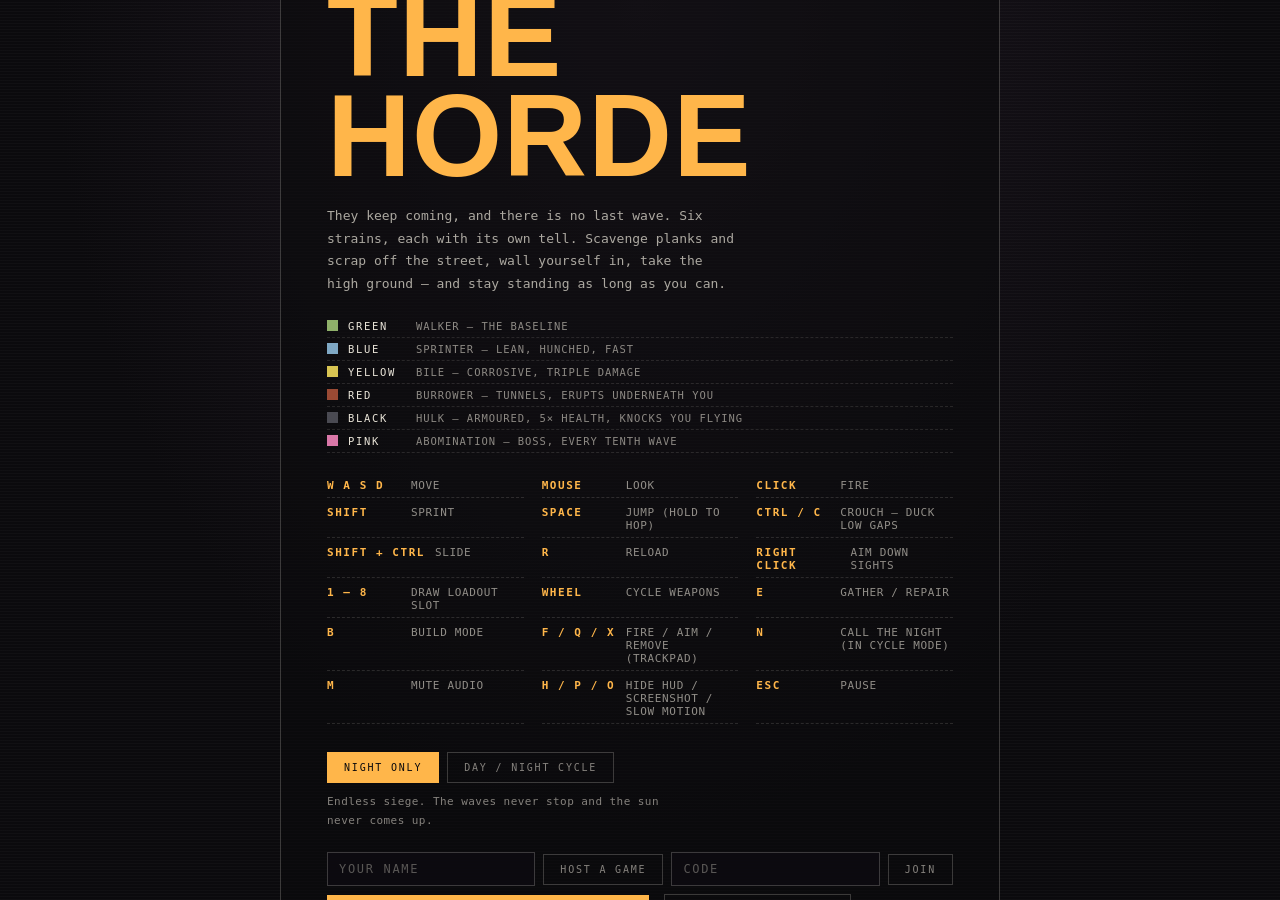
<file: index.html>
<!DOCTYPE html>
<html lang="en">
<head>
<meta charset="utf-8">
<meta name="viewport" content="width=device-width, initial-scale=1">
<title>ESCAPE THE HORDE</title>
<link rel="stylesheet" href="style.css">
</head>
<body>

<canvas id="view"></canvas>

<!-- ============ HUD ============ -->
<div id="hud" class="hidden">

  <div id="crosshair">
    <span class="ch ch-t"></span><span class="ch ch-b"></span>
    <span class="ch ch-l"></span><span class="ch ch-r"></span>
  </div>

  <div id="hitmarker"></div>
  <div id="scope" class="hidden">
    <div class="scope-ring"></div>
    <span class="sv"></span><span class="sh"></span>
    <span class="stick t"></span><span class="stick b"></span>
    <span class="stick l"></span><span class="stick r"></span>
  </div>
  <div id="vignette"></div>
  <div id="grain"></div>
  <div id="dmgEdges">
    <span id="edgeT" class="de t"></span>
    <span id="edgeB" class="de b"></span>
    <span id="edgeL" class="de l"></span>
    <span id="edgeR" class="de r"></span>
  </div>
  <div id="lowhp"></div>

  <!-- top left: wave / threat readout -->
  <div class="panel panel-tl">
    <div class="brk"></div>
    <div class="row"><span class="lbl">WAVE</span><span id="waveNum" class="big">1</span></div>
    <div class="row hidden" id="wxRow">
      <span class="lbl">WEATHER</span><span id="wxName" class="val">CLEAR</span>
    </div>
    <div class="row hidden" id="phaseRow">
      <span id="phaseName" class="val moon">NIGHT</span><span id="phaseTime" class="val">5:00</span>
    </div>
    <div class="row"><span class="lbl">HOSTILES</span><span id="zLeft" class="val">0</span></div>
    <div class="row"><span class="lbl">KILLS</span><span id="killNum" class="val">0</span></div>
    <div class="row"><span class="lbl">SCORE</span><span id="scoreNum" class="val">0</span></div>
  </div>

  <!-- top right: minimap -->
  <div class="panel panel-tr">
    <div class="brk"></div>
    <canvas id="minimap" width="180" height="180"></canvas>
    <div class="maplbl">SECTOR SCAN</div>
  </div>

  <!-- bottom left: vitals + salvage -->
  <div class="panel panel-bl">
    <div class="brk"></div>
    <div class="row"><span class="lbl">VITALS</span><span id="hpNum" class="val">100</span></div>
    <div id="hpTrack"><div id="hpFill"></div></div>
    <div id="resRow">
      <span class="rchip wood"><i></i>PLANKS <b id="woodNum">0</b></span>
      <span class="rchip scrap"><i></i>SCRAP <b id="scrapNum">0</b></span>
    </div>
  </div>

  <!-- build palette, shown only in build mode -->
  <div id="buildBar" class="panel hidden">
    <div class="brk"></div>
    <div id="buildList"></div>
    <div id="buildHint">B EXIT &middot; 1&ndash;6 PICK &middot; R ROTATE &middot; LMB PLACE &middot; RMB REMOVE</div>
  </div>

  <div id="prompt"></div>

  <!-- bottom right: weapon -->
  <div class="panel panel-br">
    <div class="brk"></div>
    <div id="wepName">PISTOL</div>
    <div id="ammoLine"><span id="ammoMag">14</span><span class="slash">/</span><span id="ammoRes">&#8734;</span></div>
    <div id="reloadTag" class="hidden">RELOADING</div>
    <div id="wepSlots"></div>
  </div>

  <div id="bossBar" class="hidden">
    <div class="bossName">ABOMINATION</div>
    <div id="bossTrack"><div id="bossFill"></div></div>
    <div id="bossHp"></div>
  </div>

  <div id="banner"><span id="bannerText"></span></div>
  <div id="toast"></div>
</div>

<!-- ============ START ============ -->
<div id="start" class="screen">
  <div class="sheet">
    <div class="eyebrow">EMERGENCY BROADCAST &middot; PERTH METRO &middot; NO SIGNAL</div>
    <h1>ESCAPE<br><span class="thin">THE HORDE</span></h1>
    <p class="lede">They keep coming, and there is no last wave. Six strains, each with its own tell. Scavenge planks and scrap off the street, wall yourself in, take the high ground &mdash; and stay standing as long as you can.</p>

    <div class="strains">
      <div class="sr"><i style="background:#8fb06a"></i><b>GREEN</b><span>Walker &mdash; the baseline</span></div>
      <div class="sr"><i style="background:#7fa8c4"></i><b>BLUE</b><span>Sprinter &mdash; lean, hunched, fast</span></div>
      <div class="sr"><i style="background:#d8c452"></i><b>YELLOW</b><span>Bile &mdash; corrosive, triple damage</span></div>
      <div class="sr"><i style="background:#9a4a34"></i><b>RED</b><span>Burrower &mdash; tunnels, erupts underneath you</span></div>
      <div class="sr"><i style="background:#4a4a52"></i><b>BLACK</b><span>Hulk &mdash; armoured, 5&times; health, knocks you flying</span></div>
      <div class="sr"><i style="background:#d977a8"></i><b>PINK</b><span>Abomination &mdash; boss, every tenth wave</span></div>
    </div>

    <div class="keys">
      <div class="kr"><b>W A S D</b><span>Move</span></div>
      <div class="kr"><b>MOUSE</b><span>Look</span></div>
      <div class="kr"><b>CLICK</b><span>Fire</span></div>
      <div class="kr"><b>SHIFT</b><span>Sprint</span></div>
      <div class="kr"><b>SPACE</b><span>Jump (hold to hop)</span></div>
      <div class="kr"><b>CTRL / C</b><span>Crouch &mdash; duck low gaps</span></div>
      <div class="kr"><b>SHIFT + CTRL</b><span>Slide</span></div>
      <div class="kr"><b>R</b><span>Reload</span></div>
      <div class="kr"><b>RIGHT CLICK</b><span>Aim down sights</span></div>
      <div class="kr"><b>1 &ndash; 8</b><span>Draw loadout slot</span></div>
      <div class="kr"><b>WHEEL</b><span>Cycle weapons</span></div>
      <div class="kr"><b>E</b><span>Gather / repair</span></div>
      <div class="kr"><b>B</b><span>Build mode</span></div>
      <div class="kr"><b>F / Q / X</b><span>Fire / aim / remove (trackpad)</span></div>
      <div class="kr"><b>N</b><span>Call the night (in cycle mode)</span></div>
      <div class="kr"><b>M</b><span>Mute audio</span></div>
      <div class="kr"><b>H / P / O</b><span>Hide HUD / screenshot / slow motion</span></div>
      <div class="kr"><b>ESC</b><span>Pause</span></div>
    </div>

    <div class="modeRow">
      <button id="modeNight" class="pill on">NIGHT ONLY</button>
      <button id="modeCycle" class="pill">DAY / NIGHT CYCLE</button>
    </div>
    <p id="modeNote" class="modeNote"></p>

    <div class="coopRow">
      <input id="nameInput" maxlength="12" placeholder="YOUR NAME" autocomplete="off">
      <button id="hostBtn" class="pill">HOST A GAME</button>
      <input id="roomInput" maxlength="12" placeholder="CODE" autocomplete="off">
      <button id="joinBtn" class="pill">JOIN</button>
    </div>

    <div id="lobby" class="hidden">
      <div class="lobbyHead">
        <span class="lbl">ROOM</span><span id="lobbyCode">----</span>
        <button id="linkBtn" class="pill">COPY INVITE</button>
        <button id="leaveBtn" class="pill">LEAVE</button>
      </div>
      <div id="lobbyList"></div>
      <p id="lobbyNote" class="modeNote"></p>
    </div>

    <button id="playBtn">ENTER THE STREETS</button>
    <button id="armouryBtn" class="ghost">ARMOURY</button>
    <div id="menuScores"></div>

    <div class="foot">Climb fire escapes, catwalks and scaffold towers. Build walls, ramps, platforms and spikes with <span class="hl">B</span>. Eight weapons unlock as you survive &mdash; SMG at wave 2, carbine at 5, magnum at 7, sniper at 9, LMG at 12, 40mm launcher at 15. Kills drop <span class="hl">medkits</span> and <span class="hl">ammo</span>. Headshots hurt more. Runs are endless.</div>
  </div>
</div>

<!-- ============ PAUSE ============ -->
<div id="pause" class="screen hidden">
  <div class="sheet small">
    <div class="eyebrow">SIGNAL HELD</div>
    <h2>PAUSED</h2>
    <p class="lede">The street is still out there.</p>
    <div class="ctrlBlock">
      <div class="ctrlHead">CONTROLS</div>
      <div class="volRow">
        <label for="sensSlider">LOOK SPEED</label>
        <input id="sensSlider" type="range" min="20" max="400" value="100">
        <span id="sensVal">1.00&times;</span>
      </div>
      <div class="volRow">
        <button id="gfxBtn" class="pill">GRAPHICS: HIGH</button>
        <button id="pgBtn" class="pill on">PG MODE: ON</button>
        <button id="filmBtn" class="pill">FILM MODE: OFF</button>
        <button id="padBtn" class="pill">TRACKPAD MODE</button>
        <button id="smoothBtn" class="pill">SMOOTHING</button>
        <button id="invertBtn" class="pill">INVERT Y</button>
      </div>
      <div class="ctrlNote">
        No mouse buttons needed: <b>F</b> fires (and places), <b>Q</b> toggles aim,
        <b>X</b> removes a build piece. Trackpad mode raises look speed and turns on smoothing.
        Drop <b>GRAPHICS</b> to MED or LOW if the frame rate dips &mdash; it trades shadow
        detail and render resolution for speed.
      </div>
      <div class="ctrlNote">
        <b>Capture:</b> <b>H</b> hides the readouts for a clean frame, <b>P</b> saves a PNG,
        <b>O</b> is slow motion. <b>PG MODE</b> keeps the impact effects at mild impact for
        classification. <b>FILM MODE</b> draws every weapon and lets <b>[</b> and <b>]</b>
        set the wave, so you can shoot the boss without playing to ten.
      </div>
    </div>

    <div class="volRow">
      <label for="volSlider">VOLUME</label>
      <input id="volSlider" type="range" min="0" max="100" value="85">
      <button id="muteBtn" class="pill">MUTE</button>
    </div>
    <button id="resumeBtn">RESUME</button>
    <button id="pauseArmoury" class="ghost">LOADOUT</button>
    <button id="quitBtn" class="ghost">ABANDON RUN</button>
  </div>
</div>

<!-- ============ ARMOURY ============ -->
<div id="armoury" class="screen hidden">
  <div class="sheet wide">
    <div class="eyebrow">ARMOURY &middot; SAVED BETWEEN RUNS</div>
    <h2>LOADOUT</h2>
    <p class="lede">Click a weapon to carry it or leave it in storage. Carried weapons are numbered in the order you add them &mdash; that number is the key you press in the field. Swatches repaint the gun. On <b>earn as you go</b>, every weapon waits for its own wave no matter which slot it sits in; if none of yours have come good yet you carry the M9 on loan, marked <b>*</b>.</p>

    <div id="kitRow">
      <button id="kitFull" class="pill">FULL KIT</button>
      <button id="kitEarn" class="pill">EARN AS YOU GO</button>
      <span id="loadoutCount"></span>
    </div>

    <div id="gunGrid"></div>

    <button id="armouryDone">CONFIRM LOADOUT</button>
  </div>
</div>

<!-- ============ DEAD ============ -->
<div id="dead" class="screen hidden">
  <div class="sheet small">
    <div class="eyebrow blood">TRANSMISSION ENDS</div>
    <h2>YOU WERE OVERRUN</h2>
    <div id="finalStats"></div>
    <button id="againBtn">RUN IT AGAIN</button>
  </div>
</div>

<script src="config.js"></script>
<script src="three.min.js"></script>
<script src="game.js"></script>
<script src="net.js"></script>
<script>
  (function () {
    const $ = id => document.getElementById(id);
    const roomIn = $('roomInput'), nameIn = $('nameInput');
    const hostBtn = $('hostBtn'), joinBtn = $('joinBtn'), playBtn = $('playBtn');
    const lobby = $('lobby'), lobbyList = $('lobbyList'), lobbyNote = $('lobbyNote');

    const myName = () => (nameIn.value.trim() || 'SURVIVOR');
    const remember = () => { try { localStorage.setItem('horde.name', myName()); } catch (e) {} };

    try {
      const saved = localStorage.getItem('horde.name');
      if (saved) nameIn.value = saved;
    } catch (e) {}

    // arriving on an invite link: prefill the code and point at JOIN
    const invited = window.NET.roomFromUrl();
    if (invited) { roomIn.value = invited.toUpperCase(); joinBtn.classList.add('on'); }

    /* The roster redraws from scratch every time presence changes. It is a
       handful of names, so rebuilding beats trying to diff it. */
    window.NET.state.onRoster = (list, st) => {
      if (!st.on) {
        lobby.classList.add('hidden');
        playBtn.textContent = 'ENTER THE STREETS';
        playBtn.removeAttribute('disabled');
        hostBtn.textContent = 'HOST A GAME';
        joinBtn.textContent = 'JOIN';
        return;
      }
      lobby.classList.remove('hidden');
      $('lobbyCode').textContent = st.room;
      lobbyList.innerHTML = list.map(p =>
        '<div class="lrow' + (p.me ? ' me' : '') + '">' +
        '<b>' + p.name + '</b>' +
        (p.host ? '<span class="tag">HOST</span>' : '') +
        (p.me ? '<span class="tag you">YOU</span>' : '') + '</div>').join('');

      if (st.isHost) {
        playBtn.textContent = list.length > 1
          ? 'START RUN (' + list.length + ' PLAYERS)' : 'START RUN';
        playBtn.removeAttribute('disabled');
        lobbyNote.textContent = 'You are the host. Everyone drops in when you hit START.';
      } else {
        playBtn.textContent = 'WAITING FOR HOST…';
        playBtn.setAttribute('disabled', 'disabled');
        lobbyNote.textContent = 'The host starts the run. Zombies are still local to each player.';
      }
    };

    hostBtn.addEventListener('click', () => {
      remember();
      hostBtn.textContent = 'CREATING…';
      window.NET.host(myName());
    });

    joinBtn.addEventListener('click', () => {
      const room = roomIn.value.trim();
      if (!room) { roomIn.focus(); return; }
      remember();
      joinBtn.textContent = 'CONNECTING…';
      window.NET.join(room, myName());
    });

    $('linkBtn').addEventListener('click', () => window.NET.copyLink());
    $('leaveBtn').addEventListener('click', () => {
      window.NET.leave();
      hostBtn.textContent = 'HOST A GAME';
      joinBtn.textContent = 'JOIN';
    });
  })();
</script>
</body>
</html>
</file>
<file: style.css>
/* ESCAPE THE HORDE — HUD styling
   Direction: emergency broadcast readout. Amber signal on cold ink,
   hairline corner brackets, condensed utility type. No rounded corners
   anywhere except the vitals track, which reads as a physical gauge. */

:root{
  --ink:      #0b0a0d;
  --ink-2:    #15131a;
  --bone:     #e9e4d8;
  --signal:   #ffb64a;
  --signal-d: #a86f1d;
  --blood:    #c8302a;
  --rot:      #7f9159;
  --hair:     rgba(233,228,216,.22);
  --mono: "SFMono-Regular", ui-monospace, "DejaVu Sans Mono", "Consolas", monospace;
  --cond: "Haettenschweiler", "Arial Narrow", "Impact", "Oswald", sans-serif;
}

*{ box-sizing:border-box; margin:0; padding:0; }

html,body{
  height:100%; overflow:hidden;
  background:var(--ink); color:var(--bone);
  font-family:var(--mono);
  -webkit-font-smoothing:antialiased;
}

/* A cheap colour grade. The GPU is already compositing this layer, so lifting
   contrast and pulling a touch of saturation costs nothing and stops the
   street looking like flat untreated video. */
#view{
  position:fixed; inset:0; display:block; width:100%; height:100%; cursor:crosshair;
  filter:contrast(1.07) saturate(1.06) brightness(1.02);
}
body.nograin #view{ filter:none; }

.hidden{ display:none !important; }

/* ---------------- HUD frame ---------------- */

#hud{ position:fixed; inset:0; pointer-events:none; user-select:none; }

.panel{
  position:absolute;
  padding:10px 14px;
  background:linear-gradient(180deg, rgba(11,10,13,.72), rgba(11,10,13,.45));
  border:1px solid var(--hair);
  letter-spacing:.09em;
  font-size:11px;
  text-transform:uppercase;
}
/* the signature: a single amber corner tick on every panel */
.panel .brk{
  position:absolute; top:-1px; left:-1px; width:13px; height:13px;
  border-top:2px solid var(--signal); border-left:2px solid var(--signal);
}
.panel-tl{ top:18px; left:18px; min-width:172px; }
.panel-tr{ top:18px; right:18px; padding:8px; }
.panel-bl{ bottom:18px; left:18px; min-width:230px; }
.panel-br{ bottom:18px; right:18px; min-width:190px; text-align:right; }

.row{ display:flex; justify-content:space-between; align-items:baseline; gap:18px; margin:3px 0; }
.lbl{ color:rgba(233,228,216,.5); }
.val{ color:var(--bone); font-variant-numeric:tabular-nums; }
.big{
  font-family:var(--cond); font-size:30px; line-height:.9;
  color:var(--signal); letter-spacing:.02em;
}

/* vitals gauge */
#hpTrack{
  margin-top:8px; width:100%; height:9px; border-radius:9px;
  background:rgba(233,228,216,.10);
  border:1px solid var(--hair); overflow:hidden;
}
#hpFill{
  height:100%; width:100%; border-radius:9px;
  background:linear-gradient(90deg, var(--blood), var(--signal));
  transition:width .14s linear;
}

/* weapon block */
#wepName{ font-family:var(--cond); font-size:19px; letter-spacing:.05em; color:var(--bone); white-space:nowrap; }
#ammoLine{ font-family:var(--cond); font-size:40px; line-height:1; color:var(--signal); font-variant-numeric:tabular-nums; }
#ammoLine .slash{ color:var(--signal-d); margin:0 4px; font-size:26px; }
#ammoRes{ color:rgba(233,228,216,.6); font-size:24px; }
#reloadTag{ color:var(--blood); font-size:11px; letter-spacing:.22em; animation:blink .5s steps(2,end) infinite; }
@keyframes blink{ 50%{ opacity:.15; } }

#wepSlots{ display:flex; gap:5px; justify-content:flex-end; margin-top:9px; flex-wrap:wrap; }
.slot{
  width:19px; height:19px; line-height:18px; text-align:center;
  border:1px solid var(--hair); color:rgba(233,228,216,.5); font-size:10px;
  transition:border-color .15s ease, color .15s ease;
}
.slot.on{ border-color:var(--signal); color:var(--signal); background:rgba(255,182,74,.14); }
.slot.empty{ color:rgba(200,48,42,.8); border-color:rgba(200,48,42,.55); }
.slot.locked{ color:rgba(233,228,216,.16); border-color:rgba(233,228,216,.09); background:none; }

/* sniper sight picture: everything outside the tube goes dark */
#scope{ position:absolute; inset:0; }
#scope .scope-ring{
  position:absolute; inset:0;
  background:radial-gradient(circle at 50% 50%,
    transparent 0, transparent 27vmin,
    rgba(0,0,0,.55) 27.4vmin, #000 29vmin, #000 100%);
}
#scope .sv, #scope .sh, #scope .stick{ position:absolute; background:rgba(20,20,20,.9); }
#scope .sv{ left:50%; top:calc(50% - 27vmin); width:1px; height:54vmin; transform:translateX(-50%); }
#scope .sh{ top:50%; left:calc(50% - 27vmin); height:1px; width:54vmin; transform:translateY(-50%); }
#scope .stick{ background:rgba(20,20,20,.95); }
#scope .stick.t{ left:50%; top:calc(50% - 27vmin); width:3px; height:9vmin; transform:translateX(-50%); }
#scope .stick.b{ left:50%; top:calc(50% + 18vmin); width:3px; height:9vmin; transform:translateX(-50%); }
#scope .stick.l{ top:50%; left:calc(50% - 27vmin); height:3px; width:9vmin; transform:translateY(-50%); }
#scope .stick.r{ top:50%; left:calc(50% + 18vmin); height:3px; width:9vmin; transform:translateY(-50%); }

/* minimap */
#minimap{ display:block; width:180px; height:180px; background:rgba(0,0,0,.45); }
.maplbl{ margin-top:6px; text-align:center; font-size:9px; letter-spacing:.28em; color:rgba(233,228,216,.4); }

/* ---------------- reticle & feedback ---------------- */

#crosshair{ position:absolute; left:50%; top:50%; width:26px; height:26px; transform:translate(-50%,-50%); }
.ch{ position:absolute; background:var(--bone); box-shadow:0 0 3px rgba(0,0,0,.9); opacity:.85; }
.ch-t,.ch-b{ width:2px; height:7px; left:12px; }
.ch-l,.ch-r{ height:2px; width:7px; top:12px; }
.ch-t{ top:0 } .ch-b{ bottom:0 } .ch-l{ left:0 } .ch-r{ right:0 }

#hitmarker{
  position:absolute; left:50%; top:50%; width:22px; height:22px;
  transform:translate(-50%,-50%) rotate(45deg); opacity:0;
}
#hitmarker::before,#hitmarker::after{
  content:""; position:absolute; background:var(--blood);
}
#hitmarker::before{ left:10px; top:0; width:2px; height:22px; }
#hitmarker::after{ top:10px; left:0; height:2px; width:22px; }
#hitmarker.show{ animation:hm .18s ease-out; }
@keyframes hm{ from{opacity:1; transform:translate(-50%,-50%) rotate(45deg) scale(.6);} to{opacity:0; transform:translate(-50%,-50%) rotate(45deg) scale(1.35);} }

#vignette{
  position:absolute; inset:0; opacity:0;
  background:radial-gradient(ellipse at center, transparent 40%, rgba(190,34,28,.9) 100%);
}

/* Permanent lens vignette (separate from the red damage flash above) plus a
   fine static grain. Both are pure CSS layers over the canvas — no extra
   render pass, no shader, no frame cost worth measuring. */
#grain{
  position:absolute; inset:0; pointer-events:none; z-index:1;
  background:
    radial-gradient(ellipse at center, transparent 52%, rgba(0,0,0,.42) 100%),
    repeating-conic-gradient(rgba(255,255,255,.028) 0% 25%, transparent 0% 50%);
  background-size:100% 100%, 3px 3px;
  mix-blend-mode:overlay;
  opacity:.55;
}
body.nograin #grain{ display:none; }

/* The grain is a blend layer, so anything you actually have to read has to sit
   above it — otherwise the whole HUD gets tinted along with the street. */
#hud .panel, #buildBar, #prompt, #banner, #toast, #bossBar,
#crosshair, #scope, #hitmarker, #lowhp, #dmgEdges{ z-index:6; }

/* edge bars light up on the side the hit came from */
#dmgEdges{ position:absolute; inset:0; }
.de{ position:absolute; display:block; opacity:0; }
.de.t{ top:0; left:0; right:0; height:26vh;
       background:linear-gradient(to bottom, rgba(214,40,32,.95), rgba(214,40,32,0)); }
.de.b{ bottom:0; left:0; right:0; height:26vh;
       background:linear-gradient(to top, rgba(214,40,32,.95), rgba(214,40,32,0)); }
.de.l{ left:0; top:0; bottom:0; width:22vw;
       background:linear-gradient(to right, rgba(214,40,32,.95), rgba(214,40,32,0)); }
.de.r{ right:0; top:0; bottom:0; width:22vw;
       background:linear-gradient(to left, rgba(214,40,32,.95), rgba(214,40,32,0)); }
#lowhp{
  position:absolute; inset:0; opacity:0;
  background:radial-gradient(ellipse at center, transparent 48%, rgba(120,10,10,.75) 100%);
}

/* wave banner */
#banner{
  position:absolute; left:50%; top:19%; transform:translateX(-50%);
  font-family:var(--cond); font-size:clamp(30px,6vw,64px); letter-spacing:.04em;
  color:var(--bone); text-shadow:0 0 26px rgba(0,0,0,.95);
  opacity:0; white-space:nowrap; text-transform:uppercase;
}
#banner.show{ animation:ban 2.6s ease-out forwards; }
@keyframes ban{
  0%{ opacity:0; letter-spacing:.5em; }
  14%{ opacity:1; letter-spacing:.04em; }
  72%{ opacity:1; }
  100%{ opacity:0; letter-spacing:.1em; }
}

#toast{
  position:absolute; left:50%; bottom:24%; transform:translateX(-50%);
  font-size:12px; letter-spacing:.2em; text-transform:uppercase;
  color:var(--signal); opacity:0; white-space:nowrap;
}
#toast.show{ animation:tst 1.5s ease-out forwards; }
@keyframes tst{ 0%{opacity:0; transform:translate(-50%,10px);} 18%{opacity:1; transform:translateX(-50%);} 100%{opacity:0;} }

/* ---------------- full screens ---------------- */

.screen{
  position:fixed; inset:0; z-index:20;
  display:flex; align-items:center; justify-content:center;
  padding:24px; overflow-y:auto; overscroll-behavior:contain;
  background:
    repeating-linear-gradient(0deg, rgba(255,255,255,.022) 0 1px, transparent 1px 3px),
    radial-gradient(ellipse at 50% 0%, #1d1620 0%, var(--ink) 65%);
}

.sheet{ width:min(720px,100%); border:1px solid var(--hair); padding:clamp(22px,4vw,46px); background:rgba(11,10,13,.6); position:relative; }
.sheet::before{
  content:""; position:absolute; top:-1px; left:-1px; width:26px; height:26px;
  border-top:3px solid var(--signal); border-left:3px solid var(--signal);
}
.sheet.small{ width:min(480px,100%); text-align:center; }

.eyebrow{ font-size:10px; letter-spacing:.3em; color:var(--signal); margin-bottom:20px; }
.eyebrow.blood{ color:var(--blood); }

h1{
  font-family:var(--cond); font-size:clamp(52px,12vw,116px);
  line-height:.86; letter-spacing:.01em; text-transform:uppercase;
}
h1 .thin{ color:var(--signal); }
h2{ font-family:var(--cond); font-size:clamp(34px,7vw,54px); text-transform:uppercase; letter-spacing:.02em; }

.lede{ margin:18px 0 24px; max-width:52ch; font-size:13px; line-height:1.75; color:rgba(233,228,216,.72); }
.sheet.small .lede{ margin-inline:auto; }

.keys{ display:grid; grid-template-columns:repeat(auto-fit,minmax(150px,1fr)); gap:8px 18px; margin-bottom:28px; }
.kr{ display:flex; align-items:baseline; gap:10px; font-size:11px; border-bottom:1px dashed rgba(233,228,216,.14); padding-bottom:5px; }
.kr b{ color:var(--signal); letter-spacing:.14em; min-width:74px; }
.kr span{ color:rgba(233,228,216,.6); letter-spacing:.06em; text-transform:uppercase; }

button{
  font-family:var(--cond); font-size:22px; letter-spacing:.08em; text-transform:uppercase;
  padding:13px 30px; margin:4px 6px 4px 0;
  color:var(--ink); background:var(--signal);
  border:none; cursor:pointer;
  transition:transform .1s ease, background .15s ease;
}
button:hover{ background:#ffc86e; transform:translateY(-2px); }
button:focus-visible{ outline:2px solid var(--bone); outline-offset:3px; }
button.ghost{ background:transparent; color:rgba(233,228,216,.7); border:1px solid var(--hair); }
button.ghost:hover{ color:var(--bone); border-color:var(--bone); }

.foot{ margin-top:22px; font-size:10px; letter-spacing:.16em; color:rgba(233,228,216,.42); text-transform:uppercase; }
.hl{ color:var(--rot); }

#finalStats{ margin:8px 0 26px; font-size:12px; line-height:2.1; letter-spacing:.12em; text-transform:uppercase; }
#finalStats b{ color:var(--signal); font-size:16px; }

@media (max-width:640px){
  .panel-tr,.panel-tl{ transform:scale(.82); transform-origin:top; }
  .panel-bl,.panel-br{ transform:scale(.82); transform-origin:bottom; }
}
@media (prefers-reduced-motion:reduce){
  #banner.show,#toast.show,#hitmarker.show,#reloadTag{ animation-duration:.01ms; animation-iteration-count:1; }
}

/* ---------------- armoury ---------------- */

.sheet.wide{ width:min(1080px,100%); }

#kitRow{ display:flex; align-items:center; gap:8px; margin-bottom:22px; flex-wrap:wrap; }
.pill{
  font-family:var(--mono); font-size:10px; letter-spacing:.18em; text-transform:uppercase;
  padding:9px 16px; margin:0; background:transparent; color:rgba(233,228,216,.55);
  border:1px solid var(--hair); cursor:pointer;
}
.pill:hover{ color:var(--bone); border-color:rgba(233,228,216,.45); transform:none; }
.pill.on{ background:var(--signal); color:var(--ink); border-color:var(--signal); }
#loadoutCount{ margin-left:auto; font-size:10px; letter-spacing:.16em; text-transform:uppercase; color:rgba(233,228,216,.45); }

#gunGrid{ display:grid; grid-template-columns:repeat(auto-fit,minmax(300px,1fr)); gap:12px; margin-bottom:26px; }

.gcard{
  position:relative; padding:13px 15px 12px;
  border:1px solid var(--hair); background:rgba(233,228,216,.03);
  cursor:pointer; transition:border-color .15s ease, background .15s ease;
}
.gcard:hover{ border-color:rgba(233,228,216,.4); background:rgba(233,228,216,.06); }
.gcard.carried{ border-color:rgba(255,182,74,.55); background:rgba(255,182,74,.07); }
.gcard.carried::before{
  content:""; position:absolute; top:-1px; left:-1px; width:11px; height:11px;
  border-top:2px solid var(--signal); border-left:2px solid var(--signal);
}

.ghead{ display:flex; align-items:center; gap:9px; margin-bottom:11px; }
.gslot{
  flex:0 0 22px; height:22px; line-height:21px; text-align:center;
  font-size:11px; border:1px solid var(--hair); color:rgba(233,228,216,.4);
}
.gcard.carried .gslot{ border-color:var(--signal); color:var(--signal); background:rgba(255,182,74,.14); }
.gname{ font-family:var(--cond); font-size:19px; letter-spacing:.04em; color:var(--bone); }
.gtag{ margin-left:auto; font-size:9px; letter-spacing:.2em; color:rgba(233,228,216,.35); }
.gcard.carried .gtag{ color:var(--signal); }

.gstats{ display:grid; gap:5px; margin-bottom:10px; }
.st{ display:flex; align-items:center; gap:9px; font-size:9px; letter-spacing:.16em; }
.st b{ flex:0 0 46px; color:rgba(233,228,216,.42); font-weight:400; }
.st i{ flex:1; height:5px; background:rgba(233,228,216,.10); border:1px solid rgba(233,228,216,.10); }
.st u{ display:block; height:100%; background:rgba(233,228,216,.45); }
.gcard.carried .st u{ background:linear-gradient(90deg,var(--blood),var(--signal)); }

.gnote{ font-size:9.5px; line-height:1.7; letter-spacing:.09em; text-transform:uppercase;
        color:rgba(233,228,216,.38); margin-bottom:11px; }

.gfoot{ display:flex; align-items:center; gap:10px; flex-wrap:wrap; }
.gunlock{ font-size:9px; letter-spacing:.16em; text-transform:uppercase; color:rgba(233,228,216,.35); }
.gskins{ display:flex; gap:5px; margin-left:auto; }
.sw{
  width:17px; height:17px; padding:0; margin:0; border:1px solid rgba(0,0,0,.5);
  cursor:pointer; transition:transform .12s ease, box-shadow .12s ease;
}
.sw:hover{ transform:translateY(-2px); }
.sw.on{ box-shadow:0 0 0 2px var(--signal); }

@media (max-width:520px){
  #gunGrid{ grid-template-columns:1fr; }
  .sheet.wide .lede{ font-size:12px; }
}

/* ---------------- survival: salvage, build bar, prompt ---------------- */

#resRow{ display:flex; gap:14px; margin-top:9px; }
.rchip{ display:flex; align-items:center; gap:6px; font-size:10px; letter-spacing:.14em; color:rgba(233,228,216,.55); }
.rchip i{ width:8px; height:8px; display:block; }
.rchip.wood i{ background:#9a7442; }
.rchip.scrap i{ background:#8d949e; }
.rchip b{ color:var(--bone); font-size:12px; font-variant-numeric:tabular-nums; }

#buildBar{
  bottom:18px; left:50%; transform:translateX(-50%);
  min-width:520px; padding:11px 14px 9px;
}
#buildList{ display:flex; gap:7px; }
.pc{
  flex:1; display:flex; flex-direction:column; gap:3px;
  padding:7px 9px; border:1px solid var(--hair);
  background:rgba(0,0,0,.25); text-align:left;
}
.pc.on{ border-color:var(--signal); background:rgba(255,182,74,.14); }
.pc.poor{ opacity:.42; }
.pcn{ font-size:9px; color:rgba(233,228,216,.45); letter-spacing:.18em; }
.pc.on .pcn{ color:var(--signal); }
.pcname{ font-family:var(--cond); font-size:15px; letter-spacing:.03em; color:var(--bone); white-space:nowrap; }
.pccost{ font-size:9px; letter-spacing:.13em; color:var(--rot); }
#buildHint{ margin-top:8px; text-align:center; font-size:8.5px; letter-spacing:.2em; color:rgba(233,228,216,.36); }

#prompt{
  position:absolute; left:50%; top:calc(50% + 44px); transform:translateX(-50%);
  font-size:11px; letter-spacing:.22em; text-transform:uppercase;
  color:var(--signal); text-shadow:0 0 10px rgba(0,0,0,.9); white-space:nowrap;
}

@media (max-width:760px){
  #buildBar{ min-width:0; width:calc(100% - 36px); }
  .pcname{ font-size:12px; }
}

/* ---------------- boss bar + strain legend ---------------- */

#bossBar{
  position:absolute; left:50%; top:9%; transform:translateX(-50%);
  width:min(520px,62vw); text-align:center;
}
.bossName{
  font-family:var(--cond); font-size:22px; letter-spacing:.20em;
  color:#e9a7c6; text-shadow:0 0 18px rgba(0,0,0,.9); margin-bottom:5px;
}
#bossTrack{
  height:11px; background:rgba(0,0,0,.55);
  border:1px solid rgba(233,167,198,.45); overflow:hidden;
}
#bossFill{
  height:100%; width:100%;
  background:linear-gradient(90deg,#7d1f45,#d977a8);
  transition:width .12s linear;
}
#bossHp{ margin-top:4px; font-size:10px; letter-spacing:.18em; color:rgba(233,228,216,.6); font-variant-numeric:tabular-nums; }

.strains{ display:grid; gap:5px; margin-bottom:26px; }
.sr{ display:flex; align-items:center; gap:10px; font-size:10.5px; letter-spacing:.09em;
     border-bottom:1px dashed rgba(233,228,216,.12); padding-bottom:5px; }
.sr i{ width:11px; height:11px; flex:0 0 11px; display:block; }
.sr b{ flex:0 0 58px; color:var(--bone); letter-spacing:.16em; font-weight:400; }
.sr span{ color:rgba(233,228,216,.58); text-transform:uppercase; }

/* ---------------- volume ---------------- */
.volRow{ display:flex; align-items:center; gap:10px; justify-content:center; margin-bottom:20px; }
.volRow label{ font-size:9px; letter-spacing:.22em; color:rgba(233,228,216,.45); }
#volSlider{
  -webkit-appearance:none; appearance:none;
  width:150px; height:4px; background:rgba(233,228,216,.16); outline:none; cursor:pointer;
}
#volSlider::-webkit-slider-thumb{
  -webkit-appearance:none; appearance:none;
  width:12px; height:16px; background:var(--signal); cursor:pointer;
}
#volSlider::-moz-range-thumb{
  width:12px; height:16px; background:var(--signal); border:none; cursor:pointer;
}
#muteBtn{ padding:6px 12px; font-size:9px; }
#muteBtn.on{ background:var(--blood); color:var(--bone); border-color:var(--blood); }

/* ---------------- game mode + day/night readout ---------------- */
.modeRow{ display:flex; gap:8px; margin-bottom:10px; flex-wrap:wrap; }
.modeNote{ font-size:11px; line-height:1.7; color:rgba(233,228,216,.55);
           max-width:52ch; margin-bottom:22px; letter-spacing:.04em; }

#phaseRow{ display:flex; justify-content:space-between; gap:14px; margin-top:6px;
           padding-top:6px; border-top:1px solid var(--hair); }
#phaseName{ letter-spacing:.20em; }
#phaseName.sun{ color:#ffd07a; }
#phaseName.moon{ color:#9fb2e8; }
#phaseTime{ font-variant-numeric:tabular-nums; color:rgba(233,228,216,.75); }

/* ---------------- weapon upgrades ---------------- */
.gupg{ display:flex; gap:5px; margin-bottom:10px; }
.upg{
  flex:1; display:flex; flex-direction:column; align-items:flex-start; gap:3px;
  padding:5px 7px; margin:0; background:rgba(0,0,0,.28);
  border:1px solid var(--hair); cursor:pointer; text-align:left;
  font-family:var(--mono); text-transform:none; letter-spacing:0;
  transition:border-color .15s ease, background .15s ease;
}
.upg:hover{ transform:none; background:rgba(255,182,74,.10); }
.upg.can{ border-color:rgba(255,182,74,.5); }
.ut{ font-size:8px; letter-spacing:.16em; color:rgba(233,228,216,.5); }
.up{ display:flex; gap:2px; }
.up i{ width:9px; height:4px; background:rgba(233,228,216,.16); display:block; }
.up i.on{ background:var(--signal); }
.uc{ font-size:8.5px; letter-spacing:.1em; color:var(--rot); }

/* ---------------- high scores ---------------- */
.scores{ width:100%; border-collapse:collapse; margin-top:14px; font-size:10.5px; letter-spacing:.1em; }
.scores th{ text-align:left; font-weight:400; color:rgba(233,228,216,.35);
            font-size:8.5px; letter-spacing:.2em; padding:0 8px 6px 0; }
.scores td{ padding:5px 8px 5px 0; color:rgba(233,228,216,.7);
            border-top:1px solid rgba(233,228,216,.10); font-variant-numeric:tabular-nums; }
.scores tr.me td{ color:var(--signal); }
.noscores{ margin-top:14px; font-size:10px; letter-spacing:.16em; color:rgba(233,228,216,.35); }
.newbest{ margin:14px 0 2px; font-family:var(--cond); font-size:20px;
          letter-spacing:.14em; color:var(--signal); }
#menuScores{ margin-bottom:22px; }

/* ---------------- control settings ---------------- */
.ctrlBlock{ border:1px solid var(--hair); padding:14px 16px; margin-bottom:18px; text-align:left; }
.ctrlHead{ font-size:9px; letter-spacing:.28em; color:var(--signal); margin-bottom:12px; }
.ctrlBlock .volRow{ justify-content:flex-start; margin-bottom:10px; }
.ctrlNote{ font-size:10px; line-height:1.75; color:rgba(233,228,216,.5); letter-spacing:.05em; }
.ctrlNote b{ color:var(--bone); letter-spacing:.12em; }
#sensVal{ font-size:10px; letter-spacing:.1em; color:var(--bone);
          font-variant-numeric:tabular-nums; min-width:44px; }


/* ---- co-op lobby row on the start screen ---- */
.coopRow{
  display:flex; gap:8px; flex-wrap:wrap; align-items:center;
  margin:14px 0 4px;
}
.coopRow input{
  flex:1 1 130px; min-width:110px;
  background:rgba(12,10,16,.75);
  border:1px solid rgba(233,228,216,.22);
  color:#e9e4d8; padding:9px 11px;
  font:inherit; font-size:12px; letter-spacing:.14em; text-transform:uppercase;
}
.coopRow input:focus{ outline:none; border-color:rgba(255,182,74,.65); }
.coopRow input::placeholder{ color:rgba(233,228,216,.35); letter-spacing:.14em; }


/* ---- co-op lobby ---- */
#lobby{ margin:10px 0 4px; border:1px solid rgba(233,228,216,.16); padding:10px 12px; }
.lobbyHead{ display:flex; gap:8px; align-items:center; flex-wrap:wrap; margin-bottom:8px; }
.lobbyHead .lbl{ font-size:10px; letter-spacing:.18em; opacity:.55; }
#lobbyCode{
  font-size:20px; letter-spacing:.28em; color:#ffb64a; font-weight:700;
  margin-right:auto;
}
#lobbyList{ display:flex; flex-direction:column; gap:4px; }
.lrow{
  display:flex; align-items:center; gap:8px;
  padding:5px 8px; background:rgba(255,255,255,.04);
  font-size:12px; letter-spacing:.1em;
}
.lrow.me{ background:rgba(255,182,74,.10); }
.lrow .tag{
  font-size:9px; letter-spacing:.16em; padding:2px 6px;
  border:1px solid rgba(233,228,216,.28); opacity:.75;
}
.lrow .tag.you{ border-color:rgba(255,182,74,.5); color:#ffb64a; }
#playBtn[disabled]{ opacity:.45; cursor:default; }
</file>
